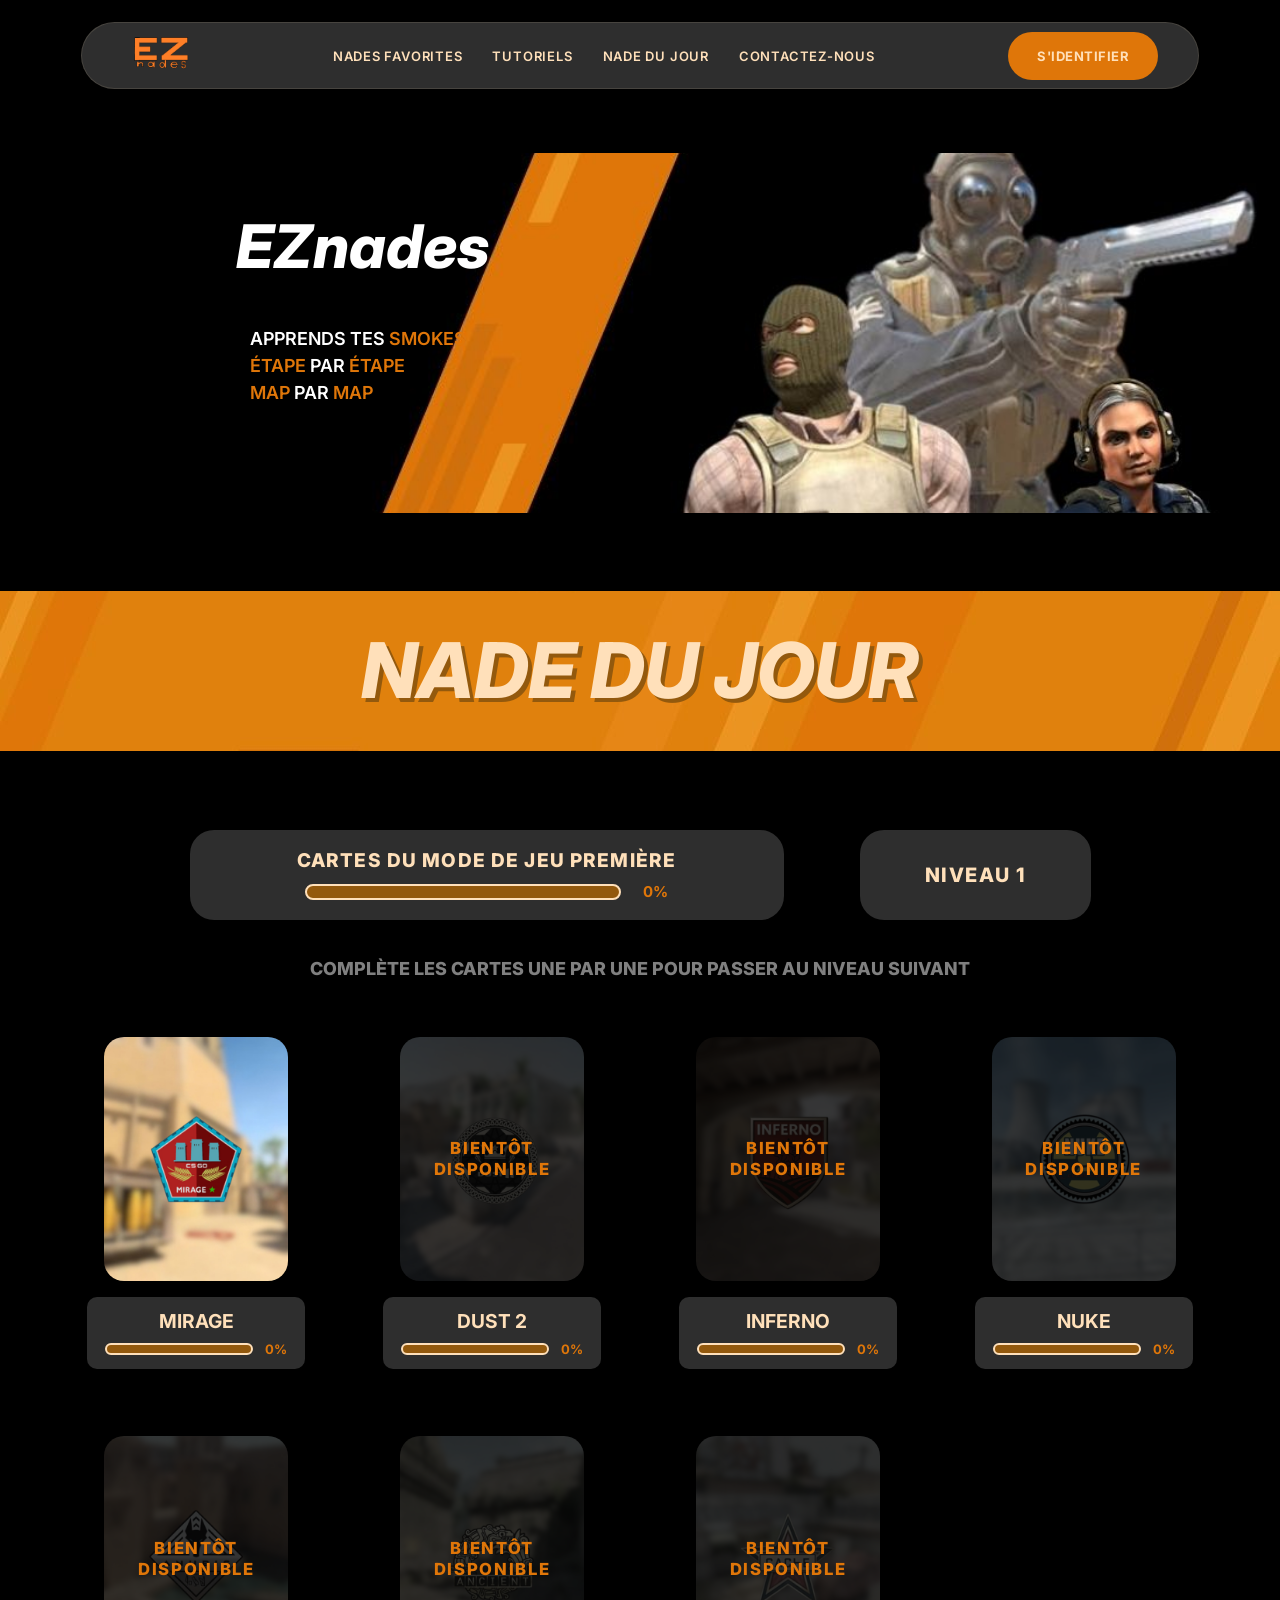
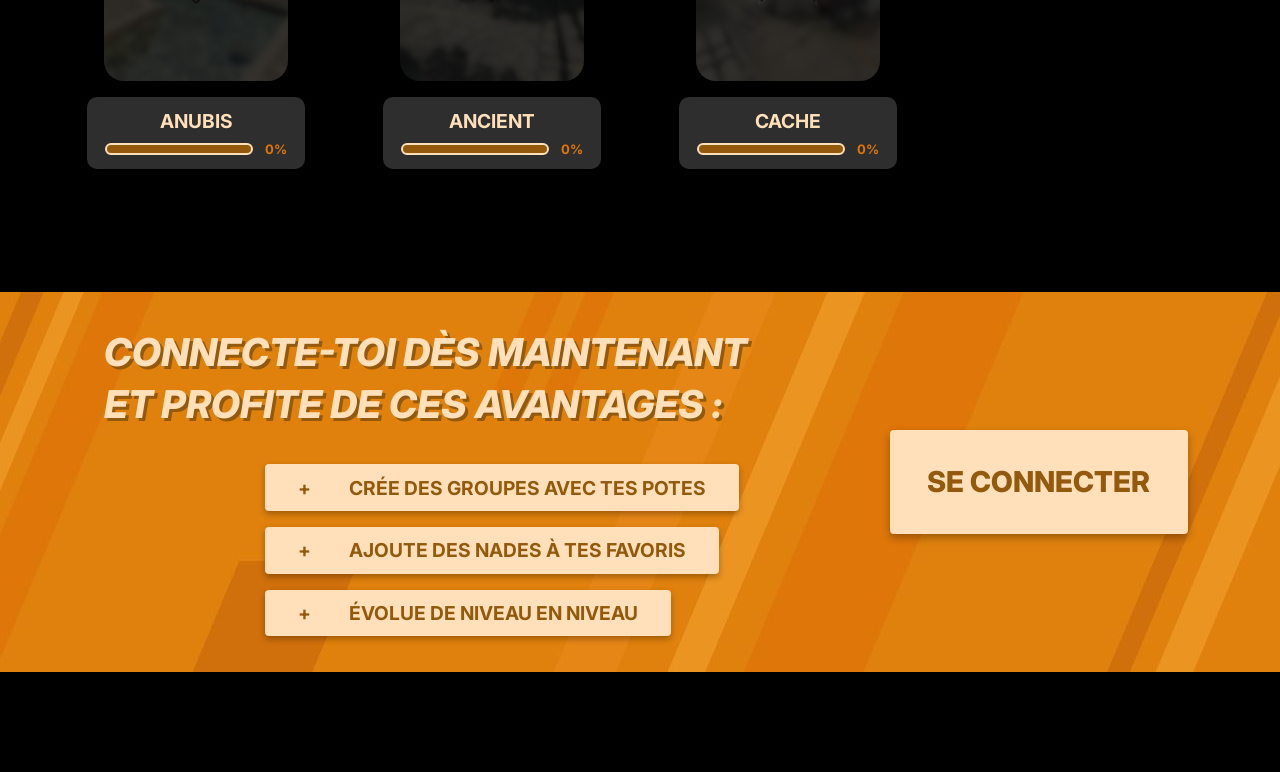
<file: index.html>
<!DOCTYPE html>
<html lang="fr">
<head>
  <meta charset="UTF-8">
  <meta name="viewport" content="width=device-width, initial-scale=1.0">
  <title>Nades CS2 - démo</title>
  <link rel="stylesheet" href="css/style.css">
  <script src="js/main.js" defer></script>
</head>
<body class="accueil">
  <header class="header">
    <button class="burger" type="button" aria-label="Ouvrir le menu"
          aria-expanded="false" aria-controls="menu-principal">
     <span></span><span></span><span></span>
    </button>
    <a href="index.html" class="header__logo">
      <img src="img/logo/logo.png" alt="Logo">
    </a>
    <nav class="header__nav" id="menu-principal">
      <a href="#">Nades favorites</a>
      <a href="#">Tutoriels</a>
      <a href="#nade-du-jour">Nade du jour</a>
      <a href="contact.html">Contactez-nous</a>
    </nav>
    <div class="header__actions">
      <a href="connexion.html" class="btn">S'identifier</a>
      </div>
  </header>
  <main>
  <section class="hero">
  <div class="hero__texte">
    <h1 class="hero__titre">EZnades</h1>
    <p class="hero__slogan">
      Apprends tes <span>smokes</span><br>
      <span>étape</span> par <span>étape</span><br>
      <span>map</span> par <span>map</span>
    </p>
  </div>
</section>

<section class="nade-du-jour" id="nade-du-jour">
  <h2>Nade du jour</h2>
</section>

<section class="progression" aria-label="Ta progression">
  <div class="progression-globale" data-progression="toutes">
    <h2 class="progression-globale__titre">Cartes du mode de jeu Première</h2>
    <div class="progression-globale__barre">
      <div class="barre barre--niveau"><div class="barre__remplie" style="width: 0%"></div></div>
      <span class="barre__pourcent">0%</span>
    </div>
  </div>
  <p class="niveau-global">Niveau 1</p>
  <p class="progression__aide">Complète les cartes une par une pour passer au niveau suivant</p>
</section>

<section class="cartes" id="cartes">
  <div class="cartes__grille">

    <a href="selection.html" class="carte" data-progression="mirage" data-total="3">
      <div class="carte__visuel">
        <img src="img/maps/mirage.png" alt="" class="carte__image">
      </div>
      <div class="carte__infos">
        <p class="carte__nom">Mirage</p>
        <div class="carte__progression">
          <div class="barre barre--niveau"><div class="barre__remplie" style="width: 0%"></div></div>
          <span class="barre__pourcent">0%</span>
        </div>
      </div>
    </a>

    <div class="carte carte--bientot">
      <div class="carte__visuel">
        <img src="img/maps/dust2.png" alt="" class="carte__image">
        <span class="carte__bientot"><span>Bientôt</span><span>disponible</span></span>
      </div>
      <div class="carte__infos">
        <p class="carte__nom">Dust 2</p>
        <div class="carte__progression">
          <div class="barre barre--niveau"><div class="barre__remplie" style="width: 0%"></div></div>
          <span class="barre__pourcent">0%</span>
        </div>
      </div>
    </div>

    <div class="carte carte--bientot">
      <div class="carte__visuel">
        <img src="img/maps/inferno.png" alt="" class="carte__image">
        <span class="carte__bientot"><span>Bientôt</span><span>disponible</span></span>
      </div>
      <div class="carte__infos">
        <p class="carte__nom">Inferno</p>
        <div class="carte__progression">
          <div class="barre barre--niveau"><div class="barre__remplie" style="width: 0%"></div></div>
          <span class="barre__pourcent">0%</span>
        </div>
      </div>
    </div>

    <div class="carte carte--bientot">
      <div class="carte__visuel">
        <img src="img/maps/nuke.png" alt="" class="carte__image">
        <span class="carte__bientot"><span>Bientôt</span><span>disponible</span></span>
      </div>
      <div class="carte__infos">
        <p class="carte__nom">Nuke</p>
        <div class="carte__progression">
          <div class="barre barre--niveau"><div class="barre__remplie" style="width: 0%"></div></div>
          <span class="barre__pourcent">0%</span>
        </div>
      </div>
    </div>

    <div class="carte carte--bientot">
      <div class="carte__visuel">
        <img src="img/maps/anubis.png" alt="" class="carte__image">
        <span class="carte__bientot"><span>Bientôt</span><span>disponible</span></span>
      </div>
      <div class="carte__infos">
        <p class="carte__nom">Anubis</p>
        <div class="carte__progression">
          <div class="barre barre--niveau"><div class="barre__remplie" style="width: 0%"></div></div>
          <span class="barre__pourcent">0%</span>
        </div>
      </div>
    </div>

    <div class="carte carte--bientot">
      <div class="carte__visuel">
        <img src="img/maps/ancient.png" alt="" class="carte__image">
        <span class="carte__bientot"><span>Bientôt</span><span>disponible</span></span>
      </div>
      <div class="carte__infos">
        <p class="carte__nom">Ancient</p>
        <div class="carte__progression">
          <div class="barre barre--niveau"><div class="barre__remplie" style="width: 0%"></div></div>
          <span class="barre__pourcent">0%</span>
        </div>
      </div>
    </div>

    <div class="carte carte--bientot">
      <div class="carte__visuel">
        <img src="img/maps/cache.png" alt="" class="carte__image">
        <span class="carte__bientot"><span>Bientôt</span><span>disponible</span></span>
      </div>
      <div class="carte__infos">
        <p class="carte__nom">Cache</p>
        <div class="carte__progression">
          <div class="barre barre--niveau"><div class="barre__remplie" style="width: 0%"></div></div>
          <span class="barre__pourcent">0%</span>
        </div>
      </div>
    </div>

  </div>
</section>

<section class="connexion">
  <div>
    <h2>Connecte-toi dès maintenant<br>et profite de ces avantages :</h2>
    <ul class="connexion__liste">
      <li>Crée des groupes avec tes potes</li>
      <li>Ajoute des nades à tes favoris</li>
      <li>Évolue de niveau en niveau</li>
    </ul>
  </div>
  <a href="connexion.html" class="connexion__bouton">Se connecter</a>
</section>

</main>
</body>
</html>
</file>
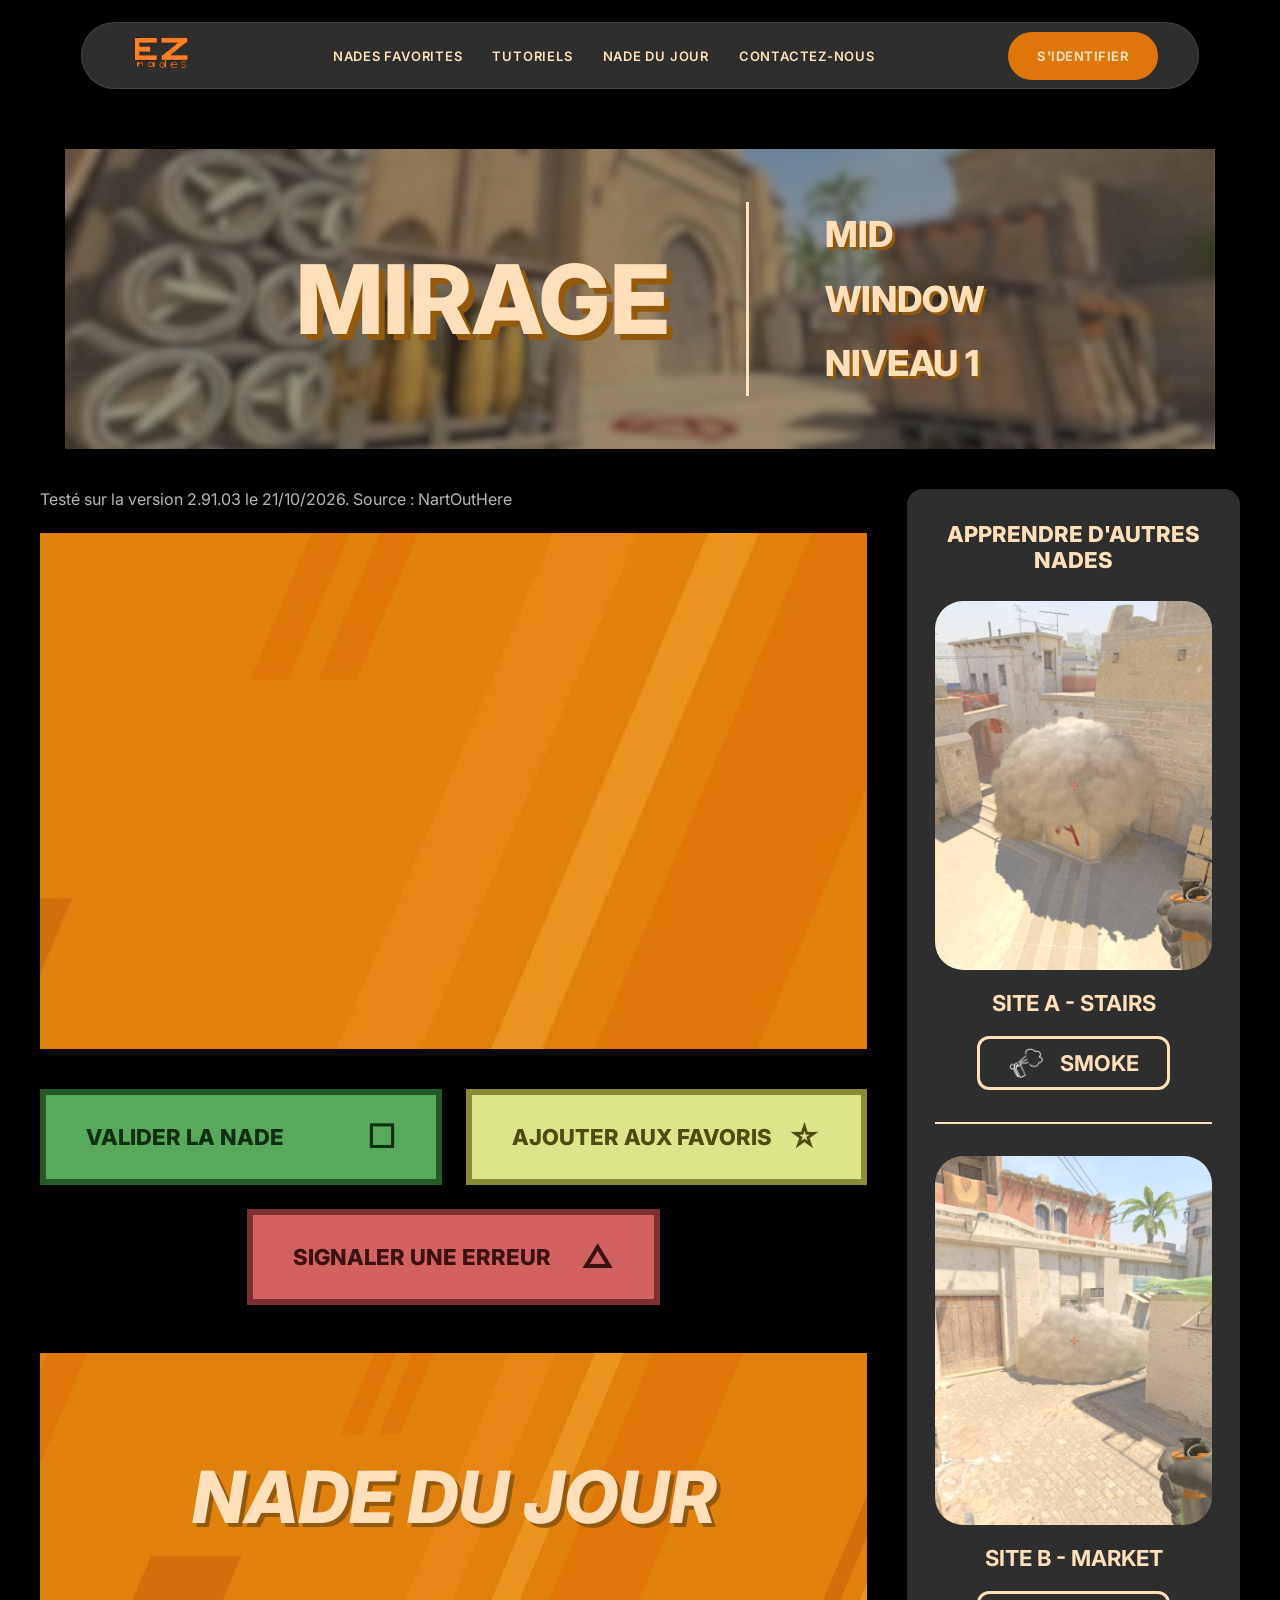
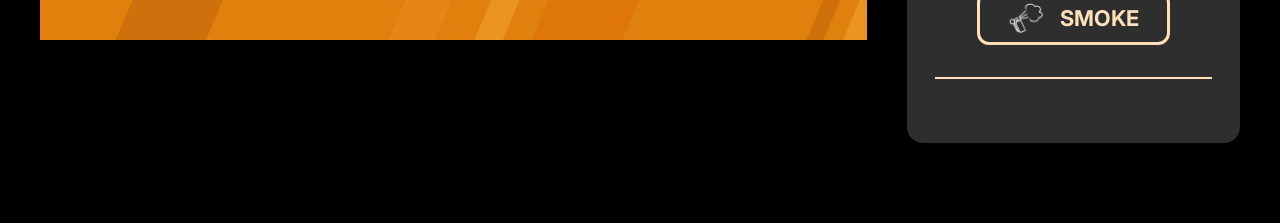
<file: apprendre-mid-window.html>
<!DOCTYPE html>
<html lang="fr">
<head>
  <meta charset="UTF-8">
  <meta name="viewport" content="width=device-width, initial-scale=1.0">
  <title>Mid - Window (Mirage) - Nades CS2</title>
  <link rel="stylesheet" href="css/style.css">
  <script src="js/main.js" defer></script>
</head>
<body data-nade="mirage-mid-window">

  <header class="header">
     <button class="burger" type="button" aria-label="Ouvrir le menu"
          aria-expanded="false" aria-controls="menu-principal">
        <span></span><span></span><span></span>
      </button>
    <a href="index.html" class="header__logo">
      <img src="img/logo/logo.png" alt="Logo">
    </a>
    <nav class="header__nav" id="menu-principal">
      <a href="#">Nades favorites</a>
      <a href="#">Tutoriels</a>
      <a href="#nade-du-jour">Nade du jour</a>
      <a href="contact.html">Contactez-nous</a>
    </nav>
    <div class="header__actions">
      <a href="connexion.html" class="btn">S'identifier</a>
      </div>
  </header>

  <main>
    <section class="map-hero map-hero--detail">
      <h1 class="map-hero__titre">Mirage</h1>
      <div class="map-hero__infos">
        <p>Mid</p>
        <p>Window</p>
        <p>Niveau 1</p>
      </div>
    </section>

    <div class="apprendre">

      <div class="apprendre__principal">
        <p class="version">Testé sur la version 2.91.03 le 21/10/2026. Source : NartOutHere</p>

        <div class="video-cadre">
          <div class="video">
            <iframe
              src="https://www.youtube-nocookie.com/embed/EAU3T9JYucI"
              title="Smoke Mid Window sur Mirage"
              loading="lazy"
              allow="accelerometer; autoplay; clipboard-write; encrypted-media; gyroscope; picture-in-picture; web-share"
              referrerpolicy="strict-origin-when-cross-origin"
              allowfullscreen></iframe>
          </div>
        </div>

        <div class="actions">
          <button type="button" class="action action--valider" data-bascule="validees"
            data-texte-on="Nade validée" data-texte-off="Valider la nade"
            data-icone-on="☑" data-icone-off="☐" aria-pressed="false">
            <span class="action__texte">Valider la nade</span>
            <span class="action__icone" aria-hidden="true">☐</span>
          </button>

          <button type="button" class="action action--favoris" data-bascule="favoris"
            data-texte-on="Retirer des favoris" data-texte-off="Ajouter aux favoris"
            data-icone-on="★" data-icone-off="☆" aria-pressed="false">
            <span class="action__texte">Ajouter aux favoris</span>
            <span class="action__icone" aria-hidden="true">☆</span>
          </button>
          
          <a href="contact.html?type=smoke&map=Mirage&emplacement=Mid&localisation=Window&niveau=Niveau%201"
            class="action action--erreur">
            <span>Signaler une erreur</span>
            <span class="action__icone" aria-hidden="true">△</span>
          </a>
        </div>

        <section class="nade-du-jour" id="nade-du-jour">
          <h2>Nade du jour</h2>
        </section>
      </div>

      <aside class="autres">
        <h2 class="autres__titre">Apprendre d'autres nades</h2>

        <a href="apprendre-site-a-stairs.html" class="smoke-carte">
          <img src="img/smokes/site-a-stairs.jpg" alt="Smoke Site A Stairs sur Mirage" class="smoke-carte__image">
          <h3 class="smoke-carte__nom">Site A - Stairs</h3>
          <span class="smoke-carte__badge">
            <img src="img/pictos/smoke-blanc.png" alt="" class="smoke-carte__picto">
            Smoke
          </span>
        </a>

        <a href="apprendre-site-b-market.html" class="smoke-carte">
          <img src="img/smokes/site-b-market.jpg" alt="Smoke Site B Market sur Mirage" class="smoke-carte__image">
          <h3 class="smoke-carte__nom">Site B - Market</h3>
          <span class="smoke-carte__badge">
            <img src="img/pictos/smoke-blanc.png" alt="" class="smoke-carte__picto">
            Smoke
          </span>
        </a>
      </aside>

    </div>
  </main>

</body>
</html>
</file>
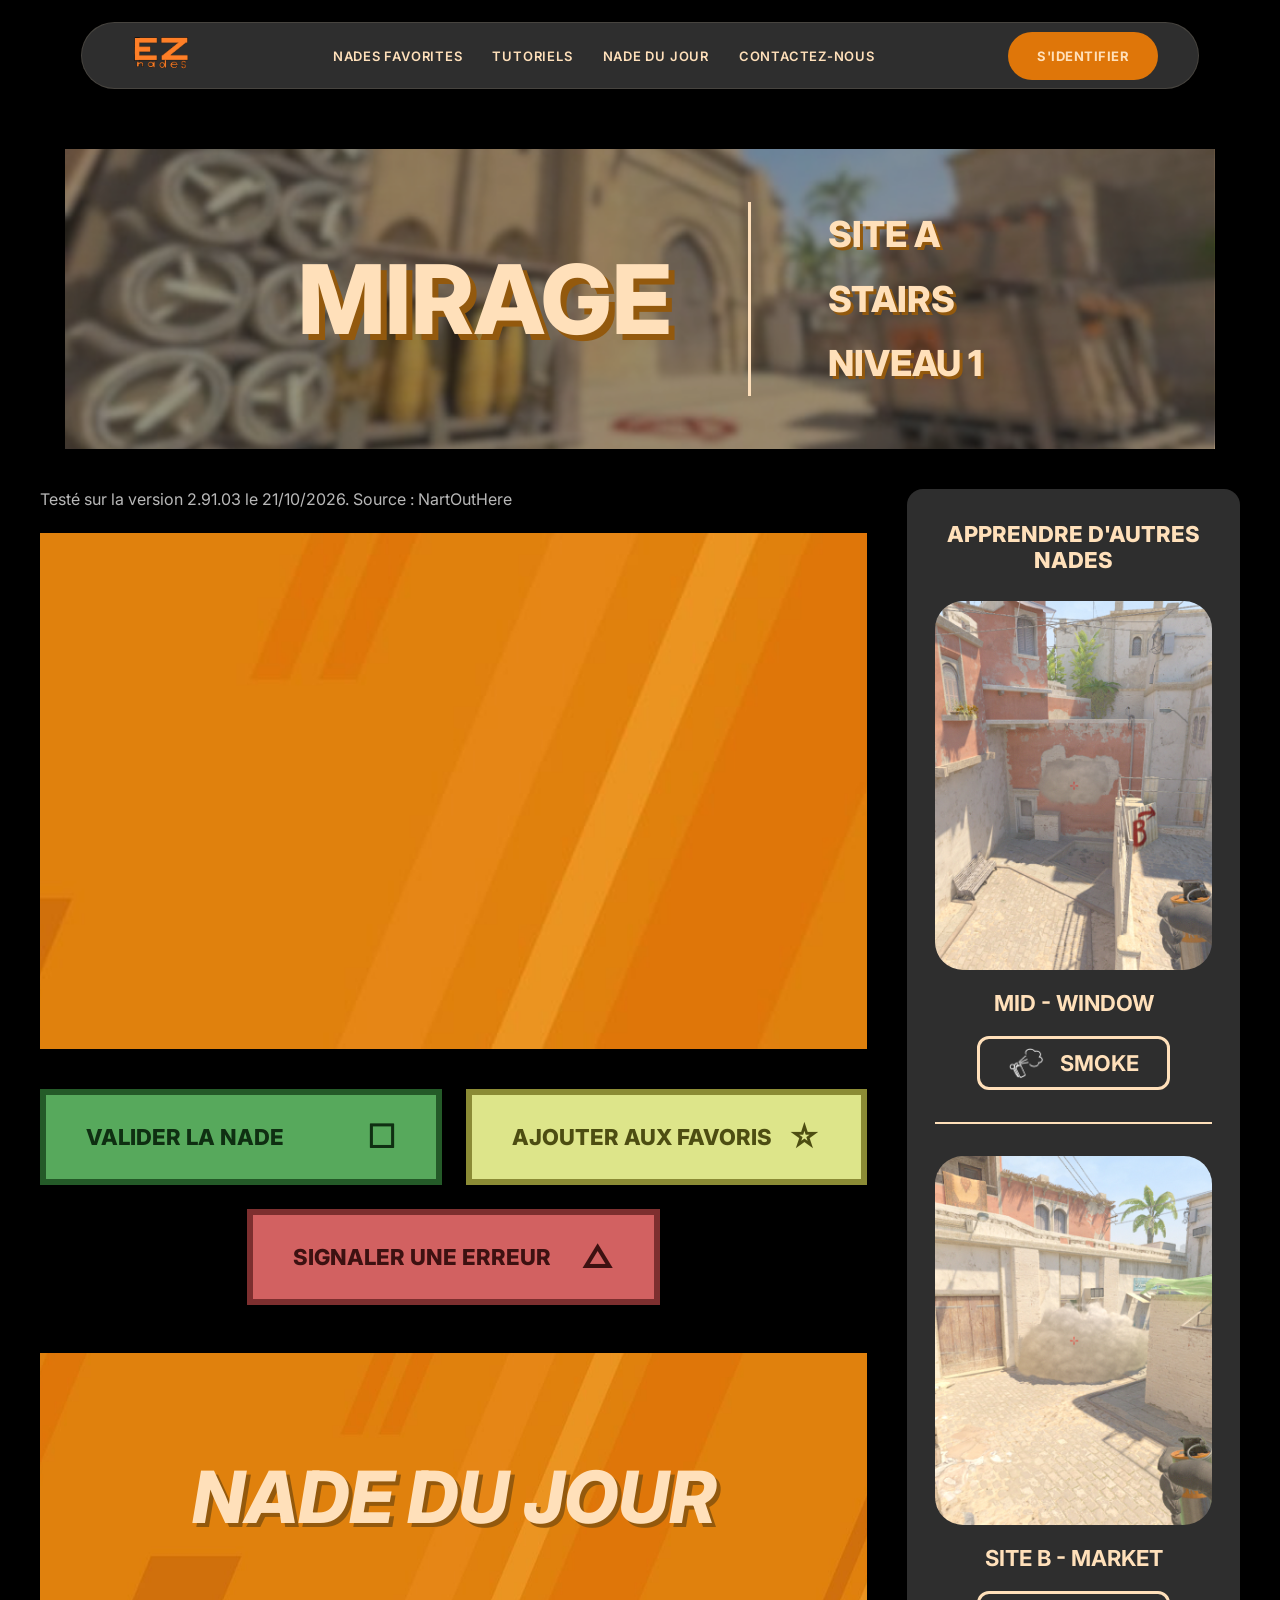
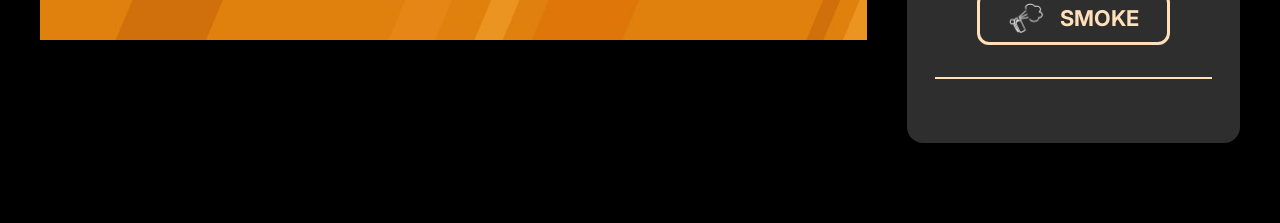
<file: apprendre-site-a-stairs.html>
<!DOCTYPE html>
<html lang="fr">
<head>
  <meta charset="UTF-8">
  <meta name="viewport" content="width=device-width, initial-scale=1.0">
  <title>Site A - Stairs (Mirage) - Nades CS2</title>
  <link rel="stylesheet" href="css/style.css">
  <script src="js/main.js" defer></script>
</head>
<body data-nade="mirage-site-a-stairs">

  <header class="header">
     <button class="burger" type="button" aria-label="Ouvrir le menu"
          aria-expanded="false" aria-controls="menu-principal">
        <span></span><span></span><span></span>
      </button>
    <a href="index.html" class="header__logo">
      <img src="img/logo/logo.png" alt="Logo">
    </a>
    <nav class="header__nav" id="menu-principal">
      <a href="#">Nades favorites</a>
      <a href="#">Tutoriels</a>
      <a href="#nade-du-jour">Nade du jour</a>
      <a href="contact.html">Contactez-nous</a>
    </nav>
    <div class="header__actions">
      <a href="connexion.html" class="btn">S'identifier</a>
      </div>
  </header>

  <main>
    <section class="map-hero map-hero--detail">
      <h1 class="map-hero__titre">Mirage</h1>
      <div class="map-hero__infos">
        <p>Site A</p>
        <p>Stairs</p>
        <p>Niveau 1</p>
      </div>
    </section>

    <div class="apprendre">

      <div class="apprendre__principal">
        <p class="version">Testé sur la version 2.91.03 le 21/10/2026. Source : NartOutHere</p>

        <div class="video-cadre">
          <div class="video">
            <iframe
              src="https://www.youtube-nocookie.com/embed/jOIyZHAmsDQ"
              title="Smoke Site A Stairs sur Mirage"
              loading="lazy"
              allow="accelerometer; autoplay; clipboard-write; encrypted-media; gyroscope; picture-in-picture; web-share"
              referrerpolicy="strict-origin-when-cross-origin"
              allowfullscreen></iframe>
          </div>
        </div>

        <div class="actions">
          <button type="button" class="action action--valider" data-bascule="validees"
            data-texte-on="Nade validée" data-texte-off="Valider la nade"
            data-icone-on="☑" data-icone-off="☐" aria-pressed="false">
            <span class="action__texte">Valider la nade</span>
            <span class="action__icone" aria-hidden="true">☐</span>
          </button>

          <button type="button" class="action action--favoris" data-bascule="favoris"
            data-texte-on="Retirer des favoris" data-texte-off="Ajouter aux favoris"
            data-icone-on="★" data-icone-off="☆" aria-pressed="false">
            <span class="action__texte">Ajouter aux favoris</span>
            <span class="action__icone" aria-hidden="true">☆</span>
          </button>
          
          <a href="contact.html?type=smoke&map=Mirage&emplacement=Site%20A&localisation=Stairs&niveau=Niveau%201"
            class="action action--erreur">
            <span>Signaler une erreur</span>
            <span class="action__icone" aria-hidden="true">△</span>
          </a>
        </div>

        <section class="nade-du-jour" id="nade-du-jour">
          <h2>Nade du jour</h2>
        </section>
      </div>

      <aside class="autres">
        <h2 class="autres__titre">Apprendre d'autres nades</h2>

        <a href="apprendre-mid-window.html" class="smoke-carte">
          <img src="img/smokes/mid-window.jpg" alt="Smoke Mid Window sur Mirage" class="smoke-carte__image">
          <h3 class="smoke-carte__nom">Mid - Window</h3>
          <span class="smoke-carte__badge">
            <img src="img/pictos/smoke-blanc.png" alt="" class="smoke-carte__picto">
            Smoke
          </span>
        </a>

        <a href="apprendre-site-b-market.html" class="smoke-carte">
          <img src="img/smokes/site-b-market.jpg" alt="Smoke Site B Market sur Mirage" class="smoke-carte__image">
          <h3 class="smoke-carte__nom">Site B - Market</h3>
          <span class="smoke-carte__badge">
            <img src="img/pictos/smoke-blanc.png" alt="" class="smoke-carte__picto">
            Smoke
          </span>
        </a>
      </aside>

    </div>
  </main>

</body>
</html>
</file>
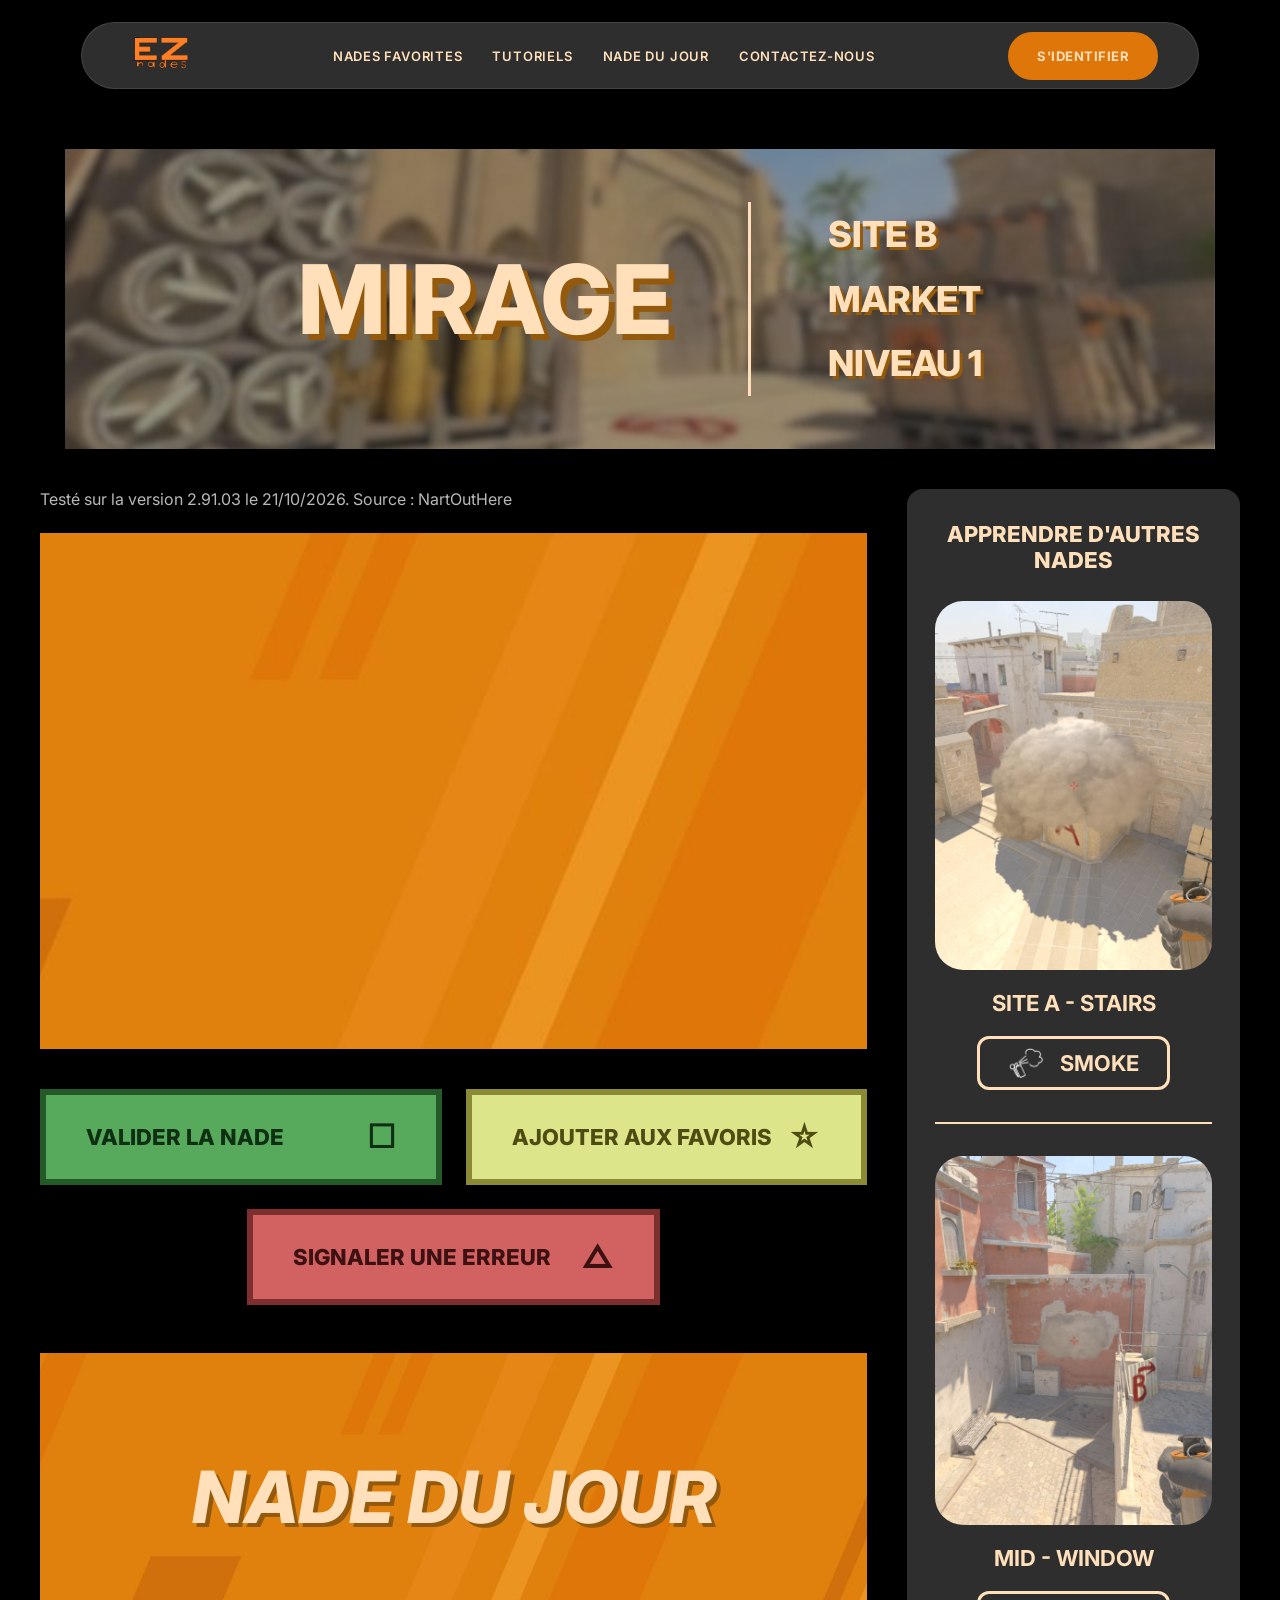
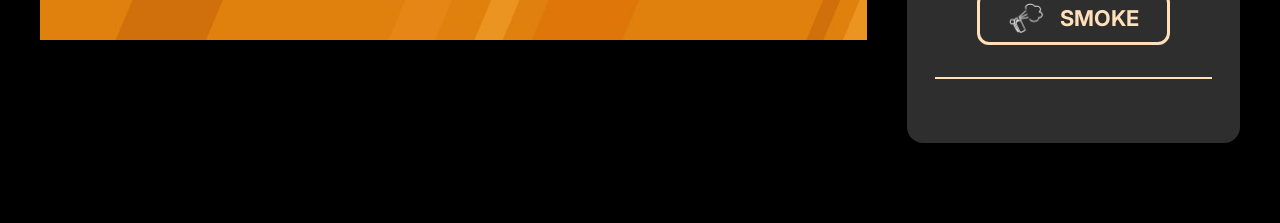
<file: apprendre-site-b-market.html>
<!DOCTYPE html>
<html lang="fr">
<head>
  <meta charset="UTF-8">
  <meta name="viewport" content="width=device-width, initial-scale=1.0">
  <title>Site B - Market (Mirage) - Nades CS2</title>
  <link rel="stylesheet" href="css/style.css">
  <script src="js/main.js" defer></script>
</head>
<body data-nade="mirage-site-b-market">

  <header class="header">
     <button class="burger" type="button" aria-label="Ouvrir le menu"
          aria-expanded="false" aria-controls="menu-principal">
        <span></span><span></span><span></span>
      </button>
    <a href="index.html" class="header__logo">
      <img src="img/logo/logo.png" alt="Logo">
    </a>
    <nav class="header__nav" id="menu-principal">
      <a href="#">Nades favorites</a>
      <a href="#">Tutoriels</a>
      <a href="#nade-du-jour">Nade du jour</a>
      <a href="contact.html">Contactez-nous</a>
    </nav>
    <div class="header__actions">
      <a href="connexion.html" class="btn">S'identifier</a>
      </div>
  </header>

  <main>
    <section class="map-hero map-hero--detail">
      <h1 class="map-hero__titre">Mirage</h1>
      <div class="map-hero__infos">
        <p>Site B</p>
        <p>Market</p>
        <p>Niveau 1</p>
      </div>
    </section>

    <div class="apprendre">

      <div class="apprendre__principal">
        <p class="version">Testé sur la version 2.91.03 le 21/10/2026. Source : NartOutHere</p>

        <div class="video-cadre">
          <div class="video">
            <iframe
              src="https://www.youtube-nocookie.com/embed/hPtQkzU4l-I"
              title="Smoke Site B Market sur Mirage"
              loading="lazy"
              allow="accelerometer; autoplay; clipboard-write; encrypted-media; gyroscope; picture-in-picture; web-share"
              referrerpolicy="strict-origin-when-cross-origin"
              allowfullscreen></iframe>
          </div>
        </div>

        <div class="actions">
          <button type="button" class="action action--valider" data-bascule="validees"
            data-texte-on="Nade validée" data-texte-off="Valider la nade"
            data-icone-on="☑" data-icone-off="☐" aria-pressed="false">
            <span class="action__texte">Valider la nade</span>
            <span class="action__icone" aria-hidden="true">☐</span>
          </button>

          <button type="button" class="action action--favoris" data-bascule="favoris"
            data-texte-on="Retirer des favoris" data-texte-off="Ajouter aux favoris"
            data-icone-on="★" data-icone-off="☆" aria-pressed="false">
            <span class="action__texte">Ajouter aux favoris</span>
            <span class="action__icone" aria-hidden="true">☆</span>
          </button>
          
          <a href="contact.html?type=smoke&map=Mirage&emplacement=Site%20B&localisation=Market&niveau=Niveau%201"
            class="action action--erreur">
            <span>Signaler une erreur</span>
            <span class="action__icone" aria-hidden="true">△</span>
          </a>
        </div>

        <section class="nade-du-jour" id="nade-du-jour">
          <h2>Nade du jour</h2>
        </section>
      </div>

      <aside class="autres">
        <h2 class="autres__titre">Apprendre d'autres nades</h2>

        <a href="apprendre-site-a-stairs.html" class="smoke-carte">
          <img src="img/smokes/site-a-stairs.jpg" alt="Smoke Site A Stairs sur Mirage" class="smoke-carte__image">
          <h3 class="smoke-carte__nom">Site A - Stairs</h3>
          <span class="smoke-carte__badge">
            <img src="img/pictos/smoke-blanc.png" alt="" class="smoke-carte__picto">
            Smoke
          </span>
        </a>

        <a href="apprendre-mid-window.html" class="smoke-carte">
          <img src="img/smokes/mid-window.jpg" alt="Smoke Mid Window sur Mirage" class="smoke-carte__image">
          <h3 class="smoke-carte__nom">Mid - Window</h3>
          <span class="smoke-carte__badge">
            <img src="img/pictos/smoke-blanc.png" alt="" class="smoke-carte__picto">
            Smoke
          </span>
        </a>
      </aside>

    </div>
  </main>

</body>
</html>
</file>
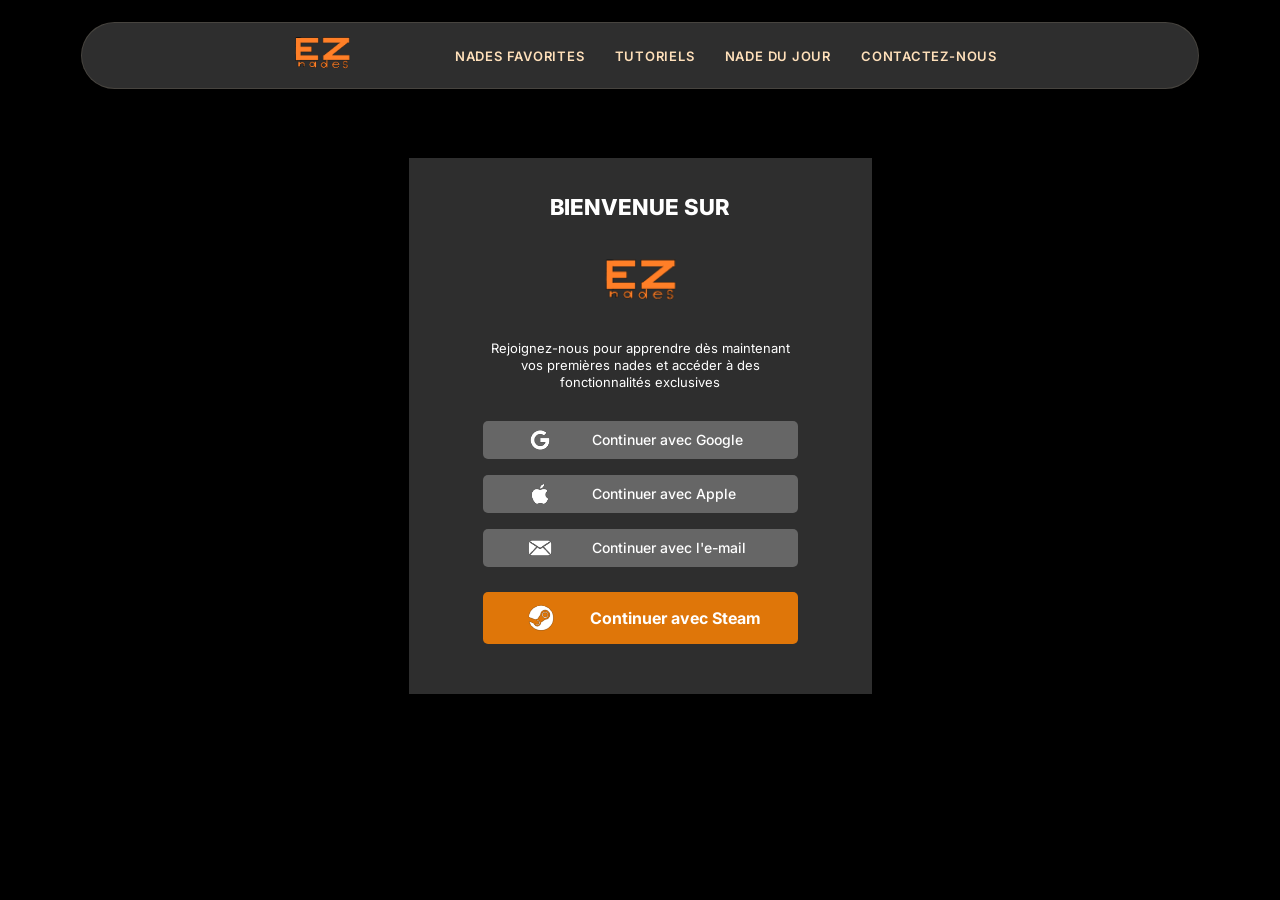
<file: connexion.html>
<!DOCTYPE html>
<html lang="fr">
<head>
  <meta charset="UTF-8">
  <meta name="viewport" content="width=device-width, initial-scale=1.0">
  <title>Connexion - Nades CS2</title>
  <link rel="stylesheet" href="css/style.css">
  <script src="js/main.js" defer></script>
</head>
<body>

  <header class="header header--sans-actions">
     <button class="burger" type="button" aria-label="Ouvrir le menu"
          aria-expanded="false" aria-controls="menu-principal">
        <span></span><span></span><span></span>
      </button>
    <a href="index.html" class="header__logo">
      <img src="img/logo/logo.png" alt="Logo">
    </a>
    <nav class="header__nav" id="menu-principal">
      <a href="#">Nades favorites</a>
      <a href="#">Tutoriels</a>
      <a href="index.html#nade-du-jour">Nade du jour</a>
      <a href="contact.html">Contactez-nous</a>
    </nav>
  </header>

  <main class="page-carte">
    <section class="login">
      <h1 class="login__titre">Bienvenue sur</h1>
      <img src="img/logo/logo.png" alt="EZ nades" class="login__logo">
      <p class="login__texte">
        Rejoignez-nous pour apprendre dès maintenant vos premières nades
        et accéder à des fonctionnalités exclusives
      </p>

      <div class="login__boutons">
        <button type="button" class="login__bouton">
          <img src="img/icones/google.svg" alt="" class="login__icone">
          <span>Continuer avec Google</span>
        </button>
        <button type="button" class="login__bouton">
          <img src="img/icones/apple.svg" alt="" class="login__icone">
          <span>Continuer avec Apple</span>
        </button>
        <button type="button" class="login__bouton">
          <img src="img/icones/email.svg" alt="" class="login__icone">
          <span>Continuer avec l'e-mail</span>
        </button>
        <button type="button" class="login__bouton login__bouton--steam">
          <img src="img/icones/steam.svg" alt="" class="login__icone">
          <span>Continuer avec Steam</span>
        </button>
      </div>
    </section>
  </main>

</body>
</html>
</file>
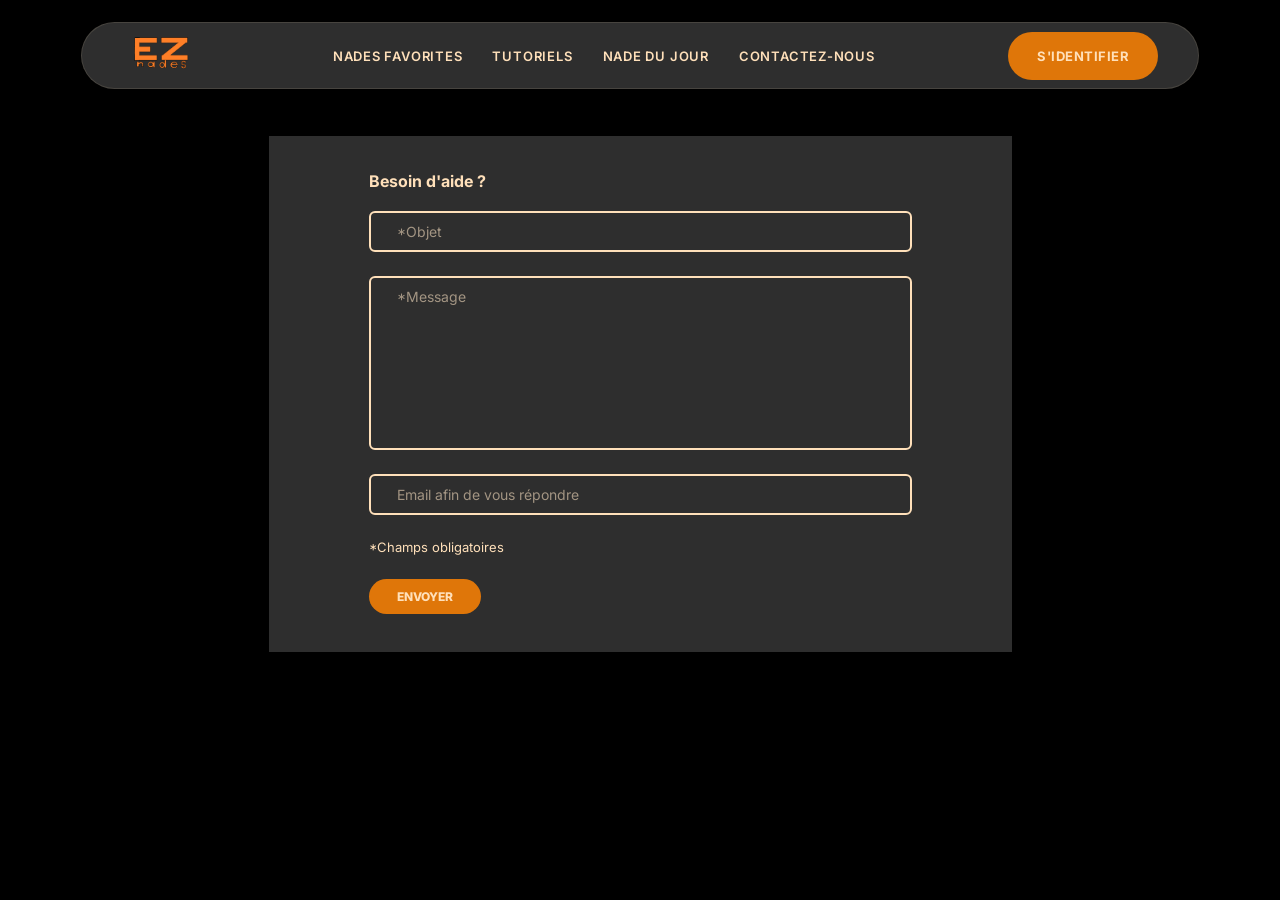
<file: contact.html>
<!DOCTYPE html>
<html lang="fr">
<head>
  <meta charset="UTF-8">
  <meta name="viewport" content="width=device-width, initial-scale=1.0">
  <title>Nades CS2 - démo</title>
  <link rel="stylesheet" href="css/style.css">
  <script src="js/main.js" defer></script>
</head>
<body>
  <header class="header">
    <button class="burger" type="button" aria-label="Ouvrir le menu"
          aria-expanded="false" aria-controls="menu-principal">
      <span></span><span></span><span></span>
    </button>
    <a href="index.html" class="header__logo">
      <img src="img/logo/logo.png" alt="Logo">
    </a>
    <nav class="header__nav" id="menu-principal">
      <a href="#">Nades favorites</a>
      <a href="#">Tutoriels</a>
      <a href="#nade-du-jour">Nade du jour</a>
      <a href="contact.html">Contactez-nous</a>
    </nav>
    <div class="header__actions">
      <a href="connexion.html" class="btn">S'identifier</a>
      </div>
  </header>
  <main class="page-carte">
  <section class="contact">
    <h1 class="contact__titre">Besoin d'aide ?</h1>

    <form class="formulaire" action="#" method="post">
      <label for="objet" class="sr-only">Objet</label>
        <textarea class="champ champ--objet" id="objet" name="objet" rows="1"
        placeholder="*Objet" required></textarea>

      <label for="message" class="sr-only">Message</label>
      <textarea class="champ champ--message" id="message" name="message" placeholder="*Message" required></textarea>

      <label for="email" class="sr-only">Email afin de vous répondre</label>
      <input class="champ" type="email" id="email" name="email" placeholder="Email afin de vous répondre">

      <p class="formulaire__note">*Champs obligatoires</p>
      <button type="submit" class="formulaire__envoyer">Envoyer</button>
    </form>
  </section>
</main>
</body>
</file>
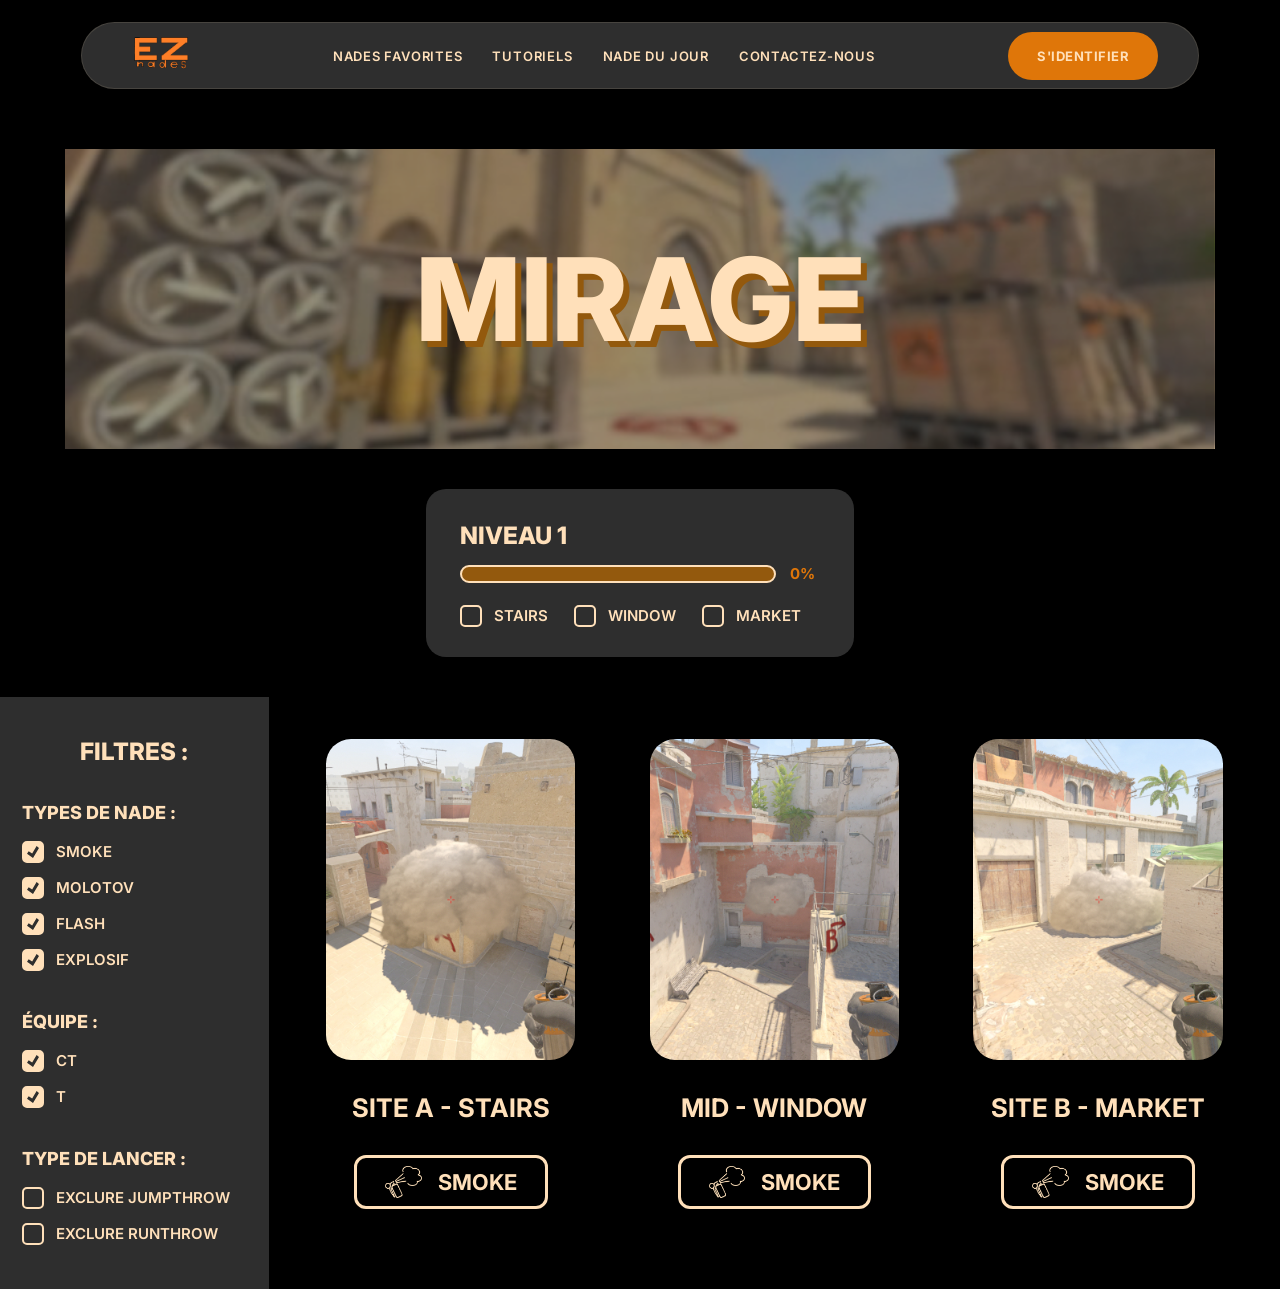
<file: selection.html>
<!DOCTYPE html>
<html lang="fr">
<head>
  <meta charset="UTF-8">
  <meta name="viewport" content="width=device-width, initial-scale=1.0">
  <title>Mirage - Nades CS2</title>
  <link rel="stylesheet" href="css/style.css">
  <script src="js/main.js" defer></script>
</head>
<body>

    <header class="header">
      <button class="burger" type="button" aria-label="Ouvrir le menu"
          aria-expanded="false" aria-controls="menu-principal">
        <span></span><span></span><span></span>
      </button>
    <a href="index.html" class="header__logo">
      <img src="img/logo/logo.png" alt="Logo">
    </a>
    <nav class="header__nav" id="menu-principal">
      <a href="#">Nades favorites</a>
      <a href="#">Tutoriels</a>
      <a href="#nade-du-jour">Nade du jour</a>
      <a href="contact.html">Contactez-nous</a>
    </nav>
    <div class="header__actions">
      <a href="connexion.html" class="btn">S'identifier</a>
      </div>
  </header>

  <main>
    <section class="map-hero">
      <h1 class="map-hero__titre">Mirage</h1>
    </section>

    <section class="bloc-niveau" data-progression="mirage" data-total="3">
  <h2 class="bloc-niveau__titre">Niveau 1</h2>

  <div class="bloc-niveau__progression">
    <div class="barre barre--niveau">
      <div class="barre__remplie" style="width: 0%"></div>
    </div>
    <span class="barre__pourcent">0%</span>
  </div>

  <ul class="bloc-niveau__liste">
    <li>
      <label class="option">
        <input type="checkbox" class="case" disabled data-nade="mirage-site-a-stairs">
        <span>Stairs</span>
      </label>
    </li>
    <li>
      <label class="option">
        <input type="checkbox" class="case" disabled data-nade="mirage-mid-window">
        <span>Window</span>
      </label>
    </li>
    <li>
      <label class="option">
        <input type="checkbox" class="case" disabled data-nade="mirage-site-b-market">
        <span>Market</span>
      </label>
    </li>
  </ul>
</section>

<div class="selection">

  <aside class="menu-filtres" aria-label="Filtres">
    <div class="menu-filtres__entete">
      <h2 class="menu-filtres__titre">Filtres :</h2>
      <div class="menu-filtres__onglets">
        <button type="button" class="menu-filtres__onglet" aria-expanded="false" aria-controls="filtre-types">Type de nade</button>
        <button type="button" class="menu-filtres__onglet" aria-expanded="false" aria-controls="filtre-equipe">Équipe</button>
        <button type="button" class="menu-filtres__onglet" aria-expanded="false" aria-controls="filtre-lancer">Type de lancer</button>
      </div>
    </div>

    <div class="menu-filtres__groupes">

      <fieldset class="groupe-filtre" id="filtre-types">
        <legend class="groupe-filtre__titre">Types de nade :</legend>
        <div class="groupe-filtre__options">
          <label class="option"><input type="checkbox" class="case" name="type" value="smoke" checked><span>Smoke</span></label>
          <label class="option"><input type="checkbox" class="case" name="type" value="molotov" checked><span>Molotov</span></label>
          <label class="option"><input type="checkbox" class="case" name="type" value="flash" checked><span>Flash</span></label>
          <label class="option"><input type="checkbox" class="case" name="type" value="explosif" checked><span>Explosif</span></label>
        </div>
      </fieldset>

      <fieldset class="groupe-filtre" id="filtre-equipe">
        <legend class="groupe-filtre__titre">Équipe :</legend>
        <div class="groupe-filtre__options">
          <label class="option"><input type="checkbox" class="case" name="equipe" value="ct" checked><span>CT</span></label>
          <label class="option"><input type="checkbox" class="case" name="equipe" value="t" checked><span>T</span></label>
        </div>
      </fieldset>

      <fieldset class="groupe-filtre" id="filtre-lancer">
        <legend class="groupe-filtre__titre">Type de lancer :</legend>
        <div class="groupe-filtre__options">
          <label class="option"><input type="checkbox" class="case" name="exclure" value="jumpthrow"><span>Exclure jumpthrow</span></label>
          <label class="option"><input type="checkbox" class="case" name="exclure" value="runthrow"><span>Exclure runthrow</span></label>
        </div>
      </fieldset>

    </div>
  </aside>

  <section class="smokes">
      <a href="apprendre-site-a-stairs.html" class="smoke-carte">
        <img src="img/smokes/site-a-stairs.jpg" alt="Smoke Site A Stairs sur Mirage" class="smoke-carte__image">
        <h2 class="smoke-carte__nom">Site A - Stairs</h2>
        <span class="smoke-carte__badge">
          <img src="img/pictos/smoke-beige.png" alt="" class="smoke-carte__picto">
          Smoke
        </span>
      </a>

      <a href="apprendre-mid-window.html" class="smoke-carte">
        <img src="img/smokes/mid-window.jpg" alt="Smoke Mid Window sur Mirage" class="smoke-carte__image">
        <h2 class="smoke-carte__nom">Mid - Window</h2>
        <span class="smoke-carte__badge">
          <img src="img/pictos/smoke-beige.png" alt="" class="smoke-carte__picto">
          Smoke
        </span>
      </a>
    
      <a href="apprendre-site-b-market.html" class="smoke-carte">
        <img src="img/smokes/site-b-market.jpg" alt="Smoke Site B Market sur Mirage" class="smoke-carte__image">
        <h2 class="smoke-carte__nom">Site B - Market</h2>
        <span class="smoke-carte__badge">
          <img src="img/pictos/smoke-beige.png" alt="" class="smoke-carte__picto">
          Smoke
        </span>
      </a>
     
    </section>

</div>
  </main>

</body>
</html>
</file>
<file: css/style.css>
@import url("https://fonts.googleapis.com/css2?family=Inter:ital,wght@0,400;0,500;0,600;0,700;0,800;1,800&display=swap");

:root {
  --noir: #000000;
  --gris-header: #2e2e2e;
  --orange: #df7609;
  --creme: #ffe0BA;
  --vert-progress: #00FF09;
  --brun: #93590D;
  --vert-fonce: #06A80C;
  --gris-bouton: #666666;

  --font-texte: "Inter", sans-serif;
  --font-titre: "Inter", sans-serif;

    /* Images remplaçables (accueil) : mêmes dimensions = remplacement sans autre changement */
  --img-hero: url("../img/hero/hero.jpg");
  --ratio-hero: 1280 / 360;
  --img-lame-jour: url("../img/hero/fond-orange.jpg");
  --ratio-lame-jour: 1280 / 160;
  --img-lame-connexion: url("../img/hero/fond-orange.jpg");
  --ratio-connexion: 1280 / 380;
}

* { box-sizing: border-box; margin: 0; padding: 0; }

body {
  background: var(--noir);
  color: var(--creme);
  font-family: var(--font-texte);
}
html { scroll-padding-top: 120px; }

.header {
  position: sticky;
  top: 16px;
  z-index: 100;
  display: flex;
  align-items: center;
  justify-content: space-between;
  width: calc(100% - 2 * clamp(20px, 6.3vw, 120px));
  max-width: 1440px;
  height: 67px;
  margin: 22px auto 0;
  padding: 0 40px;
  background: rgba(66, 66, 66, 0.7);
  -webkit-backdrop-filter: blur(14px);
  backdrop-filter: blur(14px);
  border: 1px solid rgba(255, 224, 186, 0.12);
  border-radius: 999px;
  box-shadow: 0 8px 30px rgba(0, 0, 0, 0.35);
}
@supports not ((backdrop-filter: blur(1px)) or (-webkit-backdrop-filter: blur(1px))) {
  .header { background: var(--gris-header); }
}
.header__logo img { height: 64px; }
.header__nav { display: flex; gap: 30px; }
.header__nav a {
  color: var(--creme);
  text-decoration: none;
  text-transform: uppercase;
  letter-spacing: 0.06em;
  font-size: 13px;
  font-weight: 600;
}
.header__actions { display: flex; gap: 16px; align-items: center; }
.btn {
  background: var(--orange);
  color: var(--creme);
  padding: 16px 29px;
  border-radius: 999px;
  text-decoration: none;
  text-transform: uppercase;
  font-size: 13px;
  font-weight: 700;
  letter-spacing: 0.04em;
}
.nade-du-jour {
  background: var(--orange) url("../img/hero/fond-orange.jpg") center / cover;
  padding: 100px 20px;
  text-align: center;
}
.nade-du-jour h2 {
  font-family: var(--font-titre);
  font-size: 72px;
  font-style: italic;
  font-weight: 800;
  text-transform: uppercase;
  color: var(--creme);
  text-shadow: 4px 4px 0 var(--brun);
}
.barre {
  flex: 1;
  height: 8px;
  background: var(--vert-fonce);
  border-radius: 999px;
  overflow: hidden;
}
.barre__remplie {
  height: 100%;
  background: var(--vert-progress);
  border-radius: 999px;
  transition: width 0.4s;
}
.barre__pourcent { font-size: 14px; font-weight: 700; color: var(--orange); }

/* ---------- Page sélection ---------- */
.map-hero {
  width: 90%;
  max-width: 1150px;
  min-height: 300px;
  margin: 60px auto 0;
  background: url("../img/hero/mirage-banniere.png") center / cover;
  display: flex;
  align-items: center;
  justify-content: center;
}
.map-hero__titre {
  font-family: var(--font-titre);
  font-size: clamp(56px, 9vw, 120px);
  font-weight: 800;
  text-transform: uppercase;
  color: var(--creme);
  text-shadow: 6px 6px 0 var(--brun);
}

.niveau { text-align: center; margin: 32px 0; }
.niveau__select {
  padding: 14px 32px;
  background: var(--gris-header);
  color: var(--creme);
  border: 2px solid var(--orange);
  border-radius: 8px;
  font-family: var(--font-texte);
  font-size: 20px;
  font-weight: 700;
  text-transform: uppercase;
  cursor: pointer;
}

.filtres {
  display: flex;
  align-items: center;
  gap: 48px;
  padding: 24px 56px;
  background: var(--gris-header);
}
.filtres__titre {
  font-size: 22px;
  font-weight: 800;
  text-transform: uppercase;
}
.filtres__select {
  background: transparent;
  color: var(--creme);
  border: none;
  font-family: var(--font-texte);
  font-size: 18px;
  text-transform: uppercase;
  cursor: pointer;
}

.smokes {
  display: grid;
  grid-template-columns: repeat(3, 1fr);
  gap: 40px;
  padding: 42px 40px 80px;
}
.smoke-carte {
  display: flex;
  flex-direction: column;
  align-items: center;
  text-decoration: none;
  color: var(--creme);
  transition: transform 0.2s;
}
.smoke-carte:hover { transform: translateY(-4px); }
.smoke-carte__image {
  width: clamp(180px, 19.5vw, 320px);
  aspect-ratio: 250 / 322;
  object-fit: cover;
  border-radius: 25px;
}
.smoke-carte__nom {
  margin-top: 32px;
  font-size: clamp(18px, 2vw, 28px);
  font-weight: 700;
  text-transform: uppercase;
}
.smoke-carte__badge {
  display: inline-flex;
  align-items: center;
  gap: 16px;
  margin-top: 32px;
  padding: 8px 28px;
  border: 3px solid var(--creme);
  border-radius: 12px;
  font-size: clamp(16px, 1.7vw, 22px);
  font-weight: 700;
  text-transform: uppercase;
}
.smoke-carte__picto { height: 32px; }

/* ---------- Page apprendre ---------- */
.map-hero--detail { gap: clamp(24px, 6vw, 90px); }
.map-hero--detail .map-hero__titre { font-size: clamp(48px, 7.5vw, 100px); }
.map-hero__infos {
  padding-left: clamp(24px, 6vw, 90px);
  border-left: 3px solid var(--creme);
  font-size: clamp(20px, 2.8vw, 38px);
  font-weight: 800;
  text-transform: uppercase;
  line-height: 1.8;
  text-shadow: 3px 3px 0 var(--brun);
}

.version {
  margin-bottom: 24px;
  font-size: 16px;
  color: #b8b8b8;
}

.video-cadre {
  background: var(--orange) url("../img/hero/fond-orange.jpg") center / cover;
  padding: clamp(16px, 4.5vw, 62px);
}
.video { aspect-ratio: 16 / 9; }
.video iframe {
  display: block;
  width: 100%;
  height: 100%;
  border: 0;
}
.apprendre {
  display: grid;
  grid-template-columns: 1fr clamp(260px, 26vw, 340px);
  gap: 40px;
  align-items: start;
  padding: 40px 40px 80px;
}
.apprendre__principal .nade-du-jour { margin-top: 48px; }

/* Boutons d'action */
.actions {
  display: grid;
  grid-template-columns: 1fr 1fr;
  gap: 24px;
  margin-top: 40px;
}
.action {
  --fond: #57a95c;
  --bord: #245a28;
  --texte: #0f2f12;
  display: flex;
  align-items: center;
  justify-content: space-between;
  min-height: 96px;
  padding: 0 40px;
  background: var(--fond);
  color: var(--texte);
  border: 6px solid var(--bord);
  font-family: var(--font-texte);
  font-size: 22px;
  font-weight: 800;
  text-transform: uppercase;
  text-decoration: none;
  cursor: pointer;
  transition: background 0.2s, color 0.2s;
}
.action.est-actif {
  --fond: var(--bord);
  --texte: var(--creme);
}
.action:hover { filter: brightness(1.1); }
.action__icone { font-size: 32px; }
.action--favoris { --fond: #dde58a; --bord: #8b8b35; --texte: #4d4d12; }
.action--erreur {
  --fond: #d26161; --bord: #7d2f2f; --texte: #3d1111;
  grid-column: 1 / -1;
  justify-self: center;
  width: 50%;
}

/* Colonne "Apprendre d'autres nades" */
.autres {
  padding: 32px 28px;
  background: var(--gris-header);
  border-radius: 16px;
}
.autres__titre {
  margin-bottom: 28px;
  text-align: center;
  font-size: 22px;
  font-weight: 800;
  text-transform: uppercase;
}
.autres .smoke-carte {
  padding-bottom: 32px;
  margin-bottom: 32px;
  border-bottom: 2px solid var(--creme);
}
.autres .smoke-carte__image {
  width: 100%;
  aspect-ratio: 3 / 4;
  border-radius: 28px;
}
.autres .smoke-carte__nom { margin-top: 20px; font-size: 22px; }
.autres .smoke-carte__badge { margin-top: 20px; }



/* ---------- Pages Connexion et Contact ---------- */
.header--sans-actions { justify-content: center; gap: 94px; }

.page-carte {
  display: flex;
  justify-content: center;
  padding: clamp(32px, 6vw, 60px) 20px 80px;
}

.login {
  width: 100%;
  max-width: 550px;
  padding: 40px clamp(14px, 6.6vw, 84px) 60px;
  background: var(--gris-header);
  color: #fff;
  text-align: center;
}
.login__titre {
  font-size: clamp(26px, 5vw, 36px);
  font-weight: 800;
  text-transform: uppercase;
}
.login__logo { display: block; width: 140px; margin: 28px auto; }
.login__texte { font-size: 16px; line-height: 1.4; }

.login__boutons { display: grid; gap: 22px; margin-top: 40px; }

.login__bouton {
  --retrait: 65px;
  --ecart: 41px;
  display: flex;
  align-items: center;
  justify-content: flex-start;
  gap: var(--ecart);
  height: 46px;
  padding: 0 16px 0 var(--retrait);
  background: var(--gris-bouton, #666666);
  color: #fff;
  border: 0;
  border-radius: 5px;
  font-family: var(--font-texte);
  font-size: 16px;
  font-weight: 500;
  white-space: nowrap;
  text-align: left;
  cursor: pointer;
}
.login__bouton:hover { filter: brightness(1.15); }

.login__icone {
  flex: none;
  width: 32px;
  height: 28px;
  object-fit: contain;
}

.login__bouton--steam {
  --retrait: 55px;
  --ecart: 34px;
  height: 86px;
  background: var(--orange);
  font-size: 20px;
  font-weight: 700;
}
.login__bouton--steam .login__icone { width: 42px; height: 42px; }

@media (max-width: 480px) {
  .login__bouton { --retrait: 28px; --ecart: 24px; }
  .login__bouton--steam { font-size: 16px; }
  .login__bouton--steam .login__icone { width: 36px; height: 36px; }
}
.contact {
  width: 100%;
  max-width: 980px;
  padding: 48px clamp(20px, 8.6vw, 110px) 72px;
  background: var(--gris-header);
}
.contact__titre { margin-bottom: 24px; font-size: 24px; font-weight: 700; }
.formulaire { display: grid; gap: 24px; }

.champ {
  display: block;
  width: 100%;
  padding: 16px 28px;
  background: transparent;
  color: var(--creme);
  border: 2px solid var(--creme);
  border-radius: 6px;
  font-family: var(--font-texte);
  font-size: 18px;
}
.champ::placeholder { color: #a39583; }
.champ:focus { outline: 3px solid var(--orange); outline-offset: 2px; }
.champ--message { min-height: 225px; resize: none; overflow: hidden; }
.champ--objet { resize: none; overflow: hidden; }

.formulaire__envoyer {
  justify-self: start;
  padding: 14px 40px;
  background: var(--orange);
  color: var(--creme);
  border: 0;
  border-radius: 999px;
  font-family: var(--font-texte);
  font-size: 16px;
  font-weight: 800;
  text-transform: uppercase;
  cursor: pointer;
}
.formulaire__envoyer:hover { filter: brightness(1.1); }

.sr-only {
  position: absolute;
  width: 1px;
  height: 1px;
  overflow: hidden;
  clip: rect(0 0 0 0);
  white-space: nowrap;
}
/* ---------- Menu burger ---------- */
.burger {
  display: none;
  flex-direction: column;
  justify-content: space-between;
  width: 32px;
  height: 22px;
  padding: 0;
  background: none;
  border: 0;
  cursor: pointer;
}
.burger span {
  display: block;
  height: 3px;
  background: var(--creme);
  border-radius: 2px;
  transition: transform 0.25s, opacity 0.25s;
}
.header.menu-ouvert .burger span:nth-child(1) { transform: translateY(9.5px) rotate(45deg); }
.header.menu-ouvert .burger span:nth-child(2) { opacity: 0; }
.header.menu-ouvert .burger span:nth-child(3) { transform: translateY(-9.5px) rotate(-45deg); }

/* ---------- Cases à cocher (partagées) ---------- */
.option {
  display: flex;
  align-items: center;
  gap: 12px;
  cursor: pointer;
  font-size: 15px;
  font-weight: 600;
  line-height: 1.15;
  text-transform: uppercase;
}
.case {
  -webkit-appearance: none;
  appearance: none;
  flex: none;
  display: grid;
  place-content: center;
  width: 22px;
  height: 22px;
  margin: 0;
  background: transparent;
  border: 2px solid var(--creme);
  border-radius: 5px;
  cursor: pointer;
}
.case::before {
  content: "";
  width: 12px;
  height: 12px;
  background: var(--gris-header);
  clip-path: polygon(14% 44%, 0 65%, 50% 100%, 100% 16%, 80% 0%, 43% 62%);
  transform: scale(0);
  transition: transform 0.12s;
}
.case:checked { background: var(--creme); }
.case:checked::before { transform: scale(1); }
.case:focus-visible { outline: 3px solid var(--orange); outline-offset: 2px; }
.case:disabled { cursor: default; opacity: 1; }

/* ---------- Bloc Niveau ---------- */
.bloc-niveau {
  width: calc(100% - 40px);
  max-width: 428px;
  margin: 40px auto;
  padding: 32px 34px 30px;
  background: var(--gris-header);
  border-radius: 20px;
}
.bloc-niveau__titre { font-size: 24px; font-weight: 800; text-transform: uppercase; }
.bloc-niveau__progression { display: flex; align-items: center; gap: 14px; margin-top: 14px; }
.bloc-niveau__liste { list-style: none; display: flex; flex-wrap: wrap; gap: 12px 26px; margin-top: 22px; }
.bloc-niveau .option { cursor: default; }
.bloc-niveau .case:checked + span { text-decoration: line-through; text-decoration-thickness: 2px; }
.bloc-niveau .barre__pourcent { min-width: 3ch; font-size: 15px; font-weight: 700; color: var(--orange); }

.barre--niveau {
  position: relative;
  height: var(--hauteur-barre, 18px);
  background: var(--brun);
  border: 2px solid var(--creme);
  border-radius: 999px;
}
.barre--niveau .barre__remplie { background: var(--orange); }
.barre--niveau::after {
  content: "";
  position: absolute;
  top: 0;
  bottom: 0;
  left: 0;
  width: 35%;
  background: linear-gradient(90deg, transparent, #ffa43a, transparent);
  opacity: 0;
  transform: translateX(-100%);
  pointer-events: none;
}

@media (hover: hover) {
  .bloc-niveau:hover .barre--niveau::after,
  .progression-globale:hover .barre--niveau::after,
  a.carte:hover .barre--niveau::after {
    opacity: 1;
    animation: balayage 1.2s linear infinite;
  }
}

@keyframes balayage {
  from {
    transform: translateX(-100%);
  }
  to {
    transform: translateX(290%);
  }
}

@media (prefers-reduced-motion: reduce) {
  .bloc-niveau:hover .barre--niveau::after,
  .progression-globale:hover .barre--niveau::after,
  a.carte:hover .barre--niveau::after {
    animation: none;
    opacity: 0;
  }
}

/* ---------- Colonne de filtres ---------- */
.selection {
  display: grid;
  grid-template-columns: clamp(220px, 21vw, 300px) minmax(0, 1fr);
}
.menu-filtres { padding: 40px 22px; background: var(--gris-header); }
.menu-filtres__entete { text-align: center; }
.menu-filtres__titre { font-size: 24px; font-weight: 800; text-transform: uppercase; }
.menu-filtres__onglets { display: none; }
.menu-filtres__groupes { display: grid; gap: 40px; margin-top: 36px; }
.groupe-filtre { min-width: 0; margin: 0; padding: 0; border: 0; }
.groupe-filtre__titre { padding: 0; margin-bottom: 18px; font-size: 18px; font-weight: 800; text-transform: uppercase; }
.groupe-filtre__options { display: grid; gap: 14px; }

/* ---------- Accueil ---------- */
.hero {
  position: relative;
  container-type: inline-size;
  width: 100%;
  max-width: 1440px;
  margin: 64px auto 78px;
  aspect-ratio: var(--ratio-hero);
  background: var(--img-hero) center / cover no-repeat;
}
.hero__texte { position: absolute; left: 18.4%; top: 17%; }
.hero__titre {
  font-size: 4.7cqw;
  font-style: italic;
  font-weight: 800;
  line-height: 1.1;
  color: #fff;
}
.hero__slogan {
  margin: 3.6cqw 0 0 1.1cqw;
  font-size: 1.4cqw;
  font-weight: 600;
  line-height: 1.5;
  text-transform: uppercase;
  color: #fff;
}
.hero__slogan span { color: var(--orange); }

.accueil .nade-du-jour {
  display: flex;
  align-items: center;
  justify-content: center;
  padding: 0;
  aspect-ratio: var(--ratio-lame-jour);
  background: var(--img-lame-jour) center / cover no-repeat;
  background-color: var(--orange);
}
.accueil .nade-du-jour h2 { font-size: min(6vw, 86px); line-height: 1; }

/* Progression du haut de page */
.progression {
  display: flex;
  flex-wrap: wrap;
  justify-content: center;
  gap: 38px 76px;
  width: calc(100% - 80px);
  max-width: 1100px;
  margin: 79px auto 0;
}
.progression-globale,
.niveau-global {
  min-height: 90px;
  padding: 16px 28px;
  background: var(--gris-header);
  border-radius: 24px;
}
.progression-globale {
  --hauteur-barre: 16px;
  flex: 0 1 594px;
  display: flex;
  flex-direction: column;
  justify-content: center;
}
.progression-globale__titre {
  text-align: center;
  font-size: clamp(13px, 1.5vw, 19px);
  font-weight: 800;
  letter-spacing: 0.06em;
  text-transform: uppercase;
}
.progression-globale__barre {
  display: flex;
  align-items: center;
  justify-content: center;
  gap: 22px;
  margin-top: 10px;
}
.progression-globale .barre { flex: 0 1 316px; }
.progression-globale .barre__pourcent { font-size: 15px; }
.niveau-global {
  flex: 0 1 231px;
  display: grid;
  place-items: center;
  font-size: clamp(15px, 1.55vw, 20px);
  font-weight: 800;
  letter-spacing: 0.08em;
  text-transform: uppercase;
}
.progression__aide {
  flex-basis: 100%;
  text-align: center;
  font-size: clamp(12px, 1.4vw, 18px);
  font-weight: 800;
  text-transform: uppercase;
  color: #808080;
}

/* Grille des maps */
.cartes { width: calc(100% - 80px); max-width: 1106px; margin: 58px auto 123px; }
.cartes__grille {
  display: grid;
  grid-template-columns: repeat(4, minmax(0, 1fr));
  gap: 67px 7%;
}
.carte {
  --hauteur-barre: 12px;
  display: block;
  color: var(--creme);
  text-decoration: none;
  transition: transform 0.2s;
}
a.carte:hover { transform: translateY(-4px); }
.carte__visuel { position: relative; width: 84.4%; margin: 0 auto; }
.carte__image {
  display: block;
  width: 100%;
  aspect-ratio: 184 / 244;
  object-fit: cover;
  border-radius: 20px;
}
.carte__infos {
  margin-top: 16px;
  padding: 12px 18px;
  background: var(--gris-header);
  border-radius: 10px;
}
.carte__nom {
  text-align: center;
  font-size: clamp(15px, 1.5vw, 20px);
  font-weight: 700;
  text-transform: uppercase;
}
.carte__progression { display: flex; align-items: center; gap: 12px; margin-top: 8px; }
.carte .barre__pourcent { font-size: 13px; }

.carte__bientot {
  position: absolute;
  inset: 0;
  display: flex;
  flex-direction: column;
  align-items: center;
  justify-content: center;
  font-size: clamp(12px, 1.3vw, 18px);
  font-weight: 800;
  line-height: 1.25;
  letter-spacing: 0.1em;
  text-align: center;
  text-transform: uppercase;
  color: var(--orange);
}
.carte--bientot .carte__image { filter: grayscale(0.5) brightness(0.22); }

/* Lame Connexion */
.connexion {
  display: flex;
  align-items: center;
  justify-content: space-between;
  gap: 3vw;
  aspect-ratio: var(--ratio-connexion);
  margin-bottom: 100px;
  padding: 2.5vw 7.2vw 2.5vw 8.1vw;
  background: var(--img-lame-connexion) center / cover no-repeat;
  background-color: var(--orange);
}
.connexion h2 {
  font-size: clamp(22px, 3vw, 44px);
  font-style: italic;
  font-weight: 800;
  line-height: 1.35;
  text-transform: uppercase;
  color: var(--creme);
  text-shadow: 3px 3px 0 var(--brun);
}
.connexion__liste {
  list-style: none;
  display: grid;
  gap: clamp(8px, 1.3vw, 19px);
  margin: clamp(14px, 2.6vw, 38px) 0 0 clamp(0px, 12.6vw, 181px);
}
.connexion__liste li {
  position: relative;
  width: fit-content;
  padding: 0.58em 1.7em 0.58em 4.4em;
  background: var(--creme);
  color: var(--brun);
  font-size: clamp(12px, 1.5vw, 22px);
  font-weight: 700;
  text-transform: uppercase;
  border-radius: 4px;
  box-shadow: 0 3px 6px rgba(0, 0, 0, 0.3);
}
.connexion__liste li::before { content: "+"; position: absolute; left: 1.7em; }
.connexion__bouton {
  flex: none;
  padding: 1.2em 1.3em;
  background: var(--creme);
  color: var(--brun);
  font-size: clamp(16px, 2.25vw, 32px);
  font-weight: 800;
  text-transform: uppercase;
  text-decoration: none;
  border-radius: 4px;
  box-shadow: 0 4px 8px rgba(0, 0, 0, 0.3);
}

/* ---------- Desktop : pages Connexion et Contact plus compactes ---------- */
@media (min-width: 961px) {
  .page-carte { padding: 47px 20px 60px; }

  /* Contact */
  .contact { max-width: 743px; padding: 35px 100px 38px; }
  .contact__titre { margin-bottom: 20px; font-size: 16px; }
  .champ { padding: 10px 26px; font-size: 14px; }
  .champ--message { min-height: 174px; }
  .formulaire__note { font-size: 13px; }
  .formulaire__envoyer { padding: 10px 28px; font-size: 12px; }

  /* Connexion */
  .login { max-width: 463px; margin-top: 22px; padding: 36px 74px 50px; }
  .login__titre { font-size: 22px; }
  .login__logo { width: 100px; margin: 20px auto 18px; }
  .login__texte { font-size: 13px; line-height: 1.3; }
  .login__boutons { gap: 16px; margin-top: 30px; }
  .login__bouton { --retrait: 45px; --ecart: 40px; height: 38px; font-size: 14px; }
  .login__icone { width: 24px; height: 20px; }
  .login__bouton--steam { --retrait: 42px; --ecart: 33px; height: 52px; margin-top: 9px; font-size: 16px; }
  .login__bouton--steam .login__icone { width: 32px; height: 32px; }
}

/* ---------- Mobile et tablette ---------- */
@media (max-width: 960px) {

  /* Header */
  /* Header */
  .header {
    top: 10px;
    width: calc(100% - 40px);
    height: 58px;
    margin-top: 14px;
    padding: 0 22px;
    gap: 16px;
    justify-content: flex-start;
  }
  .header__logo img { height: 44px; }
  .burger { display: flex; }
  .header__actions { margin-left: auto; }
  .btn { padding: 8px 16px; font-size: 12px; }

  .header__nav {
    display: none;
    position: absolute;
    top: calc(100% + 10px);
    left: 0;
    right: 0;
    z-index: 20;
    flex-direction: column;
    gap: 0;
    overflow: hidden;
    background: rgba(30, 30, 30, 0.96);
    border: 1px solid rgba(255, 224, 186, 0.15);
    border-radius: 24px;
  }
  .header.menu-ouvert .header__nav { display: flex; }
  .header__nav a { padding: 18px 24px; font-size: 16px; }

  /* Accueil */

  /* Accueil */
  :root {
    --img-hero: url("../img/hero/hero-mobile.jpg");
    --ratio-hero: 350 / 190;
    --ratio-connexion: 352 / 274;
  }
  .hero { width: calc(100% - 44px); margin: 35px auto 25px; }
  .hero__texte { left: 6%; top: 17%; }
  .hero__titre { font-size: 8.9cqw; }
  .hero__slogan { margin: 8.9cqw 0 0 -0.9cqw; font-size: 3.3cqw; line-height: 1.35; }

  .accueil .nade-du-jour { display: none; }

  .progression { flex-direction: column; flex-wrap: nowrap; align-items: stretch; gap: 16px; width: calc(100% - 56px); margin-top: 25px; }
  .progression-globale { flex: none; padding: 14px 20px; }
  .progression-globale__titre { font-size: 14px; }
  .progression-globale__barre { gap: 18px; }
  .progression-globale .barre { flex: 1 1 auto; }
  .progression-globale .barre__pourcent { font-size: 18px; }
  .niveau-global { flex: none; min-height: 41px; padding: 8px; font-size: 16px; }
  .progression__aide { flex: none; margin-top: 6px; font-size: 14px; }

  .cartes { width: calc(100% - 52px); margin: 28px auto 71px; }
  .cartes__grille { grid-template-columns: repeat(2, minmax(0, 1fr)); gap: 34px 31px; }
  .carte { --hauteur-barre: 11px; }
  .carte__visuel { width: 100%; }
  .carte__image { aspect-ratio: 155 / 185; border-radius: 22px; }
  .carte__infos { margin-top: 11px; padding: 8px 10px 9px; }
  .carte__nom { font-size: 15px; }
  .carte__progression { gap: 8px; margin-top: 6px; }
  .carte .barre__pourcent { font-size: 12px; }
  .carte__bientot { font-size: clamp(14px, 4.2vw, 18px); }

  .connexion {
    flex-direction: column;
    align-items: stretch;
    gap: 20px;
    margin: 0 20px 40px;
    padding: 28px 18px;
    text-align: center;
  }
  .connexion h2 { font-size: clamp(15px, 4.2vw, 24px); }
  .connexion__liste { justify-items: center; margin: 18px 0 0; gap: 10px; }
  .connexion__liste li { font-size: 12px; }
  .connexion__bouton { align-self: center; font-size: 20px; }

  .nade-du-jour { padding: clamp(40px, 10vw, 100px) 16px; }
  .nade-du-jour h2 { font-size: clamp(32px, 9vw, 72px); }

    /* ----- Sélection et Apprendre : bannière ----- */
  .map-hero { width: calc(100% - 40px); min-height: 160px; margin-top: 24px; }
  .map-hero__titre { font-size: clamp(40px, 13vw, 70px); text-shadow: 3px 3px 0 var(--brun); }
  .map-hero--detail { gap: 16px; }
  .map-hero--detail .map-hero__titre { font-size: clamp(32px, 11vw, 56px); }
  .map-hero__infos {
    padding-left: 16px;
    border-left-width: 2px;
    font-size: clamp(13px, 3.8vw, 22px);
    line-height: 1.6;
    text-shadow: 2px 2px 0 var(--brun);
  }

  /* ----- Sélection : les cartes en une colonne ----- */
  .smokes { grid-template-columns: minmax(0, 1fr); gap: 0; padding: 32px 20px 40px; }
  .smokes .smoke-carte {
    padding-bottom: 32px;
    margin-bottom: 32px;
    border-bottom: 2px solid var(--creme);
  }
  .smokes .smoke-carte__image { width: min(100%, 280px); border-radius: 28px; }
  .smokes .smoke-carte__nom { margin-top: 20px; font-size: 22px; }
  .smokes .smoke-carte__badge { margin-top: 16px; padding: 6px 20px; font-size: 16px; }
  .smokes .smoke-carte__picto { height: 28px; }

  /* ----- Apprendre ----- */
  .apprendre { grid-template-columns: 1fr; gap: 32px; padding: 24px 20px 48px; }
  .apprendre__principal .nade-du-jour { margin-top: 32px; }
  .version { margin-bottom: 16px; font-size: 12px; }
  .video-cadre { padding: 14px; }

  .actions { grid-template-columns: 1fr; gap: 16px; margin-top: 24px; }
  .action { min-height: 64px; padding: 0 20px; border-width: 4px; font-size: 16px; }
  .action__icone { font-size: 24px; }
  .action--erreur { width: 100%; }

  .autres { padding: 24px 20px; }
  .autres .smoke-carte__image { width: min(100%, 262px); border-radius: 28px; }

  /* ----- Contact ----- */
  .page-carte { padding: 24px 16px 48px; }
  .contact { padding: 28px 20px 36px; }
  .contact__titre { font-size: 18px; }
  .champ { padding: 14px 18px; font-size: 16px; }
  .champ--message { min-height: 180px; }

    /* ----- Sélection : bloc Niveau et filtres ----- */
  .bloc-niveau { margin: 24px auto; padding: 24px 22px; }
  .bloc-niveau__titre { font-size: 22px; }
  .bloc-niveau__liste { gap: 10px 20px; }
  .bloc-niveau .option { font-size: 13px; }

  .selection { grid-template-columns: minmax(0, 1fr); }
  .menu-filtres { position: relative; padding: 0; }
  .menu-filtres__entete {
    display: flex;
    align-items: center;
    gap: 26px;
    padding: 18px 20px;
    overflow-x: auto;
    white-space: nowrap;
    text-align: left;
    scrollbar-width: none;
    -webkit-overflow-scrolling: touch;
  }
  .menu-filtres__entete::-webkit-scrollbar { display: none; }
  .menu-filtres__titre { flex: none; font-size: 16px; }
  .menu-filtres__onglets { display: flex; gap: 26px; }
  .menu-filtres__onglet {
    flex: none;
    padding: 0;
    background: none;
    border: 0;
    color: var(--creme);
    font-family: var(--font-texte);
    font-size: 14px;
    font-weight: 700;
    text-transform: uppercase;
    cursor: pointer;
  }
  .menu-filtres__onglet::after {
    content: "▼";
    display: inline-block;
    margin-left: 8px;
    font-size: 0.8em;
    transition: transform 0.2s;
  }
  .menu-filtres__onglet[aria-expanded="true"]::after { transform: rotate(180deg); }

  .menu-filtres__groupes { display: block; margin: 0; }
  .groupe-filtre {
    display: none;
    position: absolute;
    top: 100%;
    left: 0;
    right: 0;
    z-index: 15;
    padding: 22px 20px 26px;
    background: var(--gris-header);
    border-top: 1px solid rgba(255, 224, 186, 0.25);
    border-bottom: 2px solid var(--orange);
  }
  .groupe-filtre.est-ouvert { display: block; }
  .groupe-filtre__titre { margin-bottom: 14px; font-size: 16px; }
}
</file>
